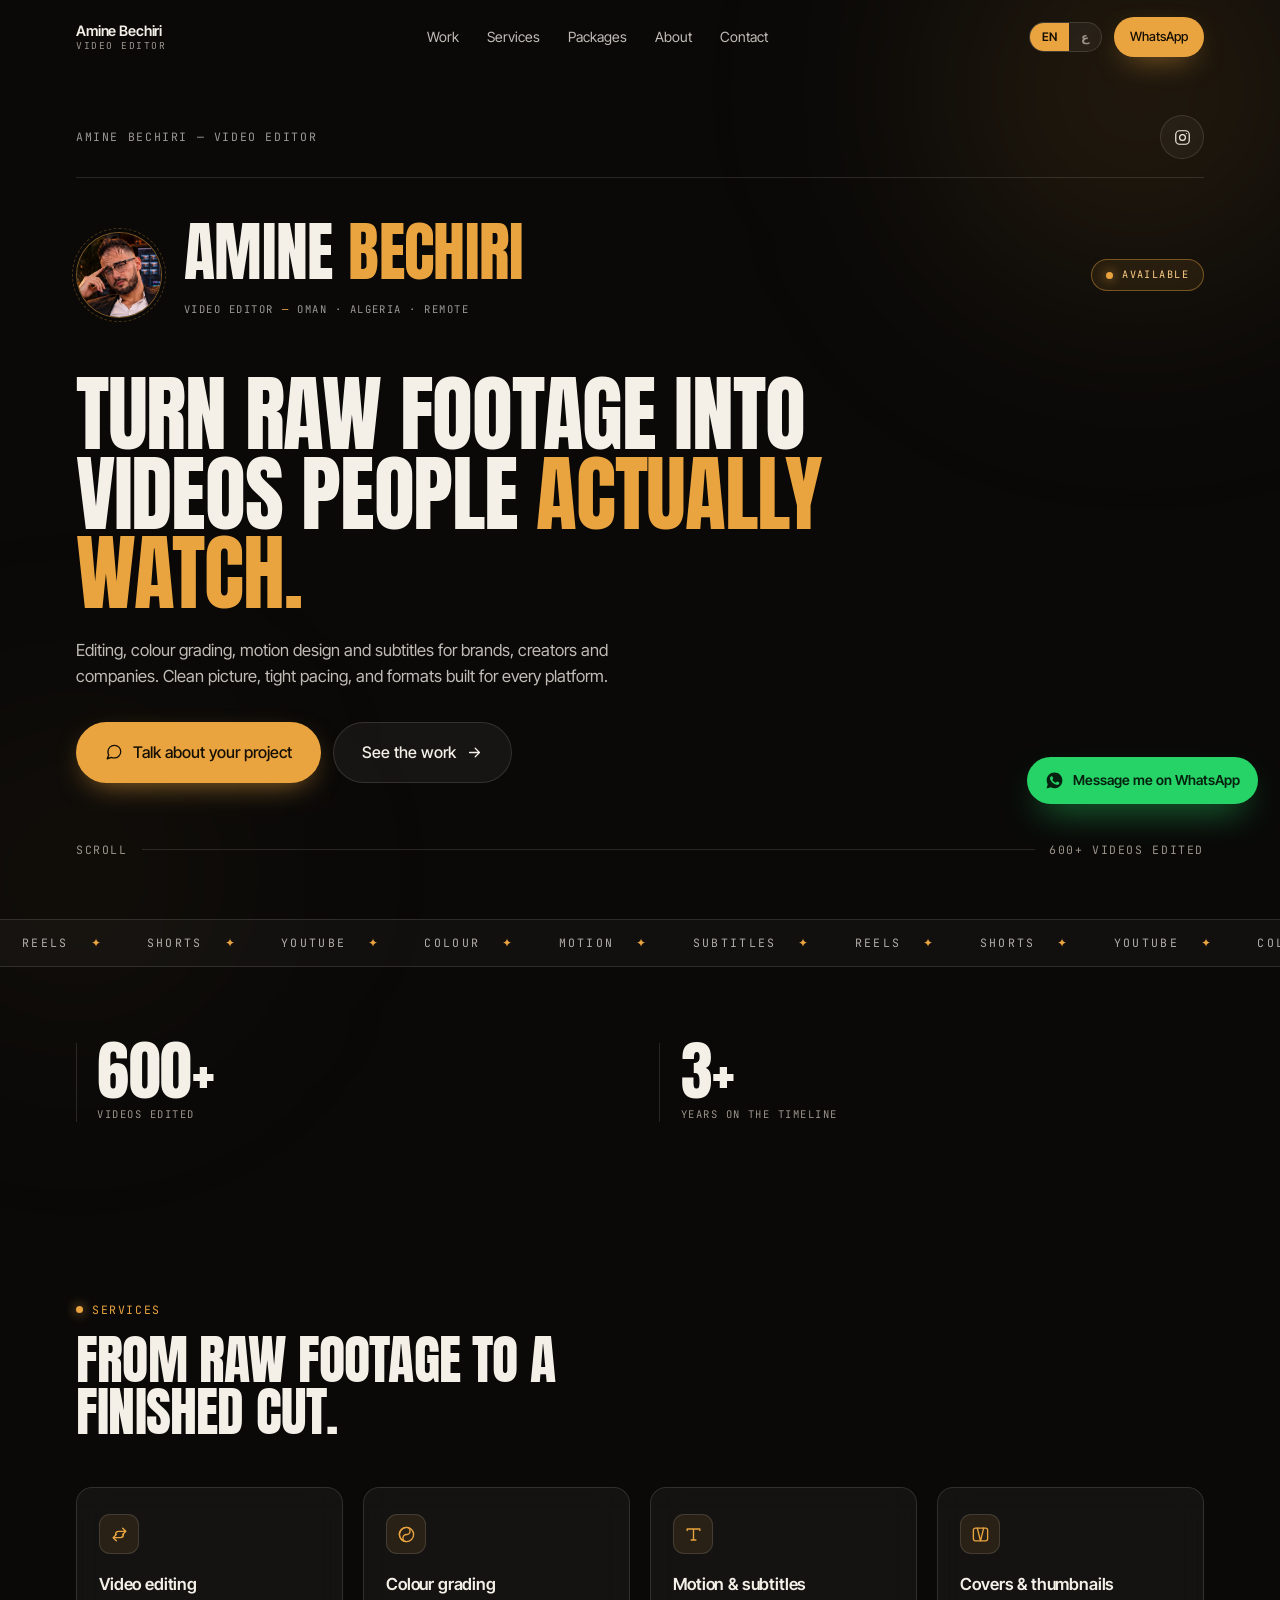
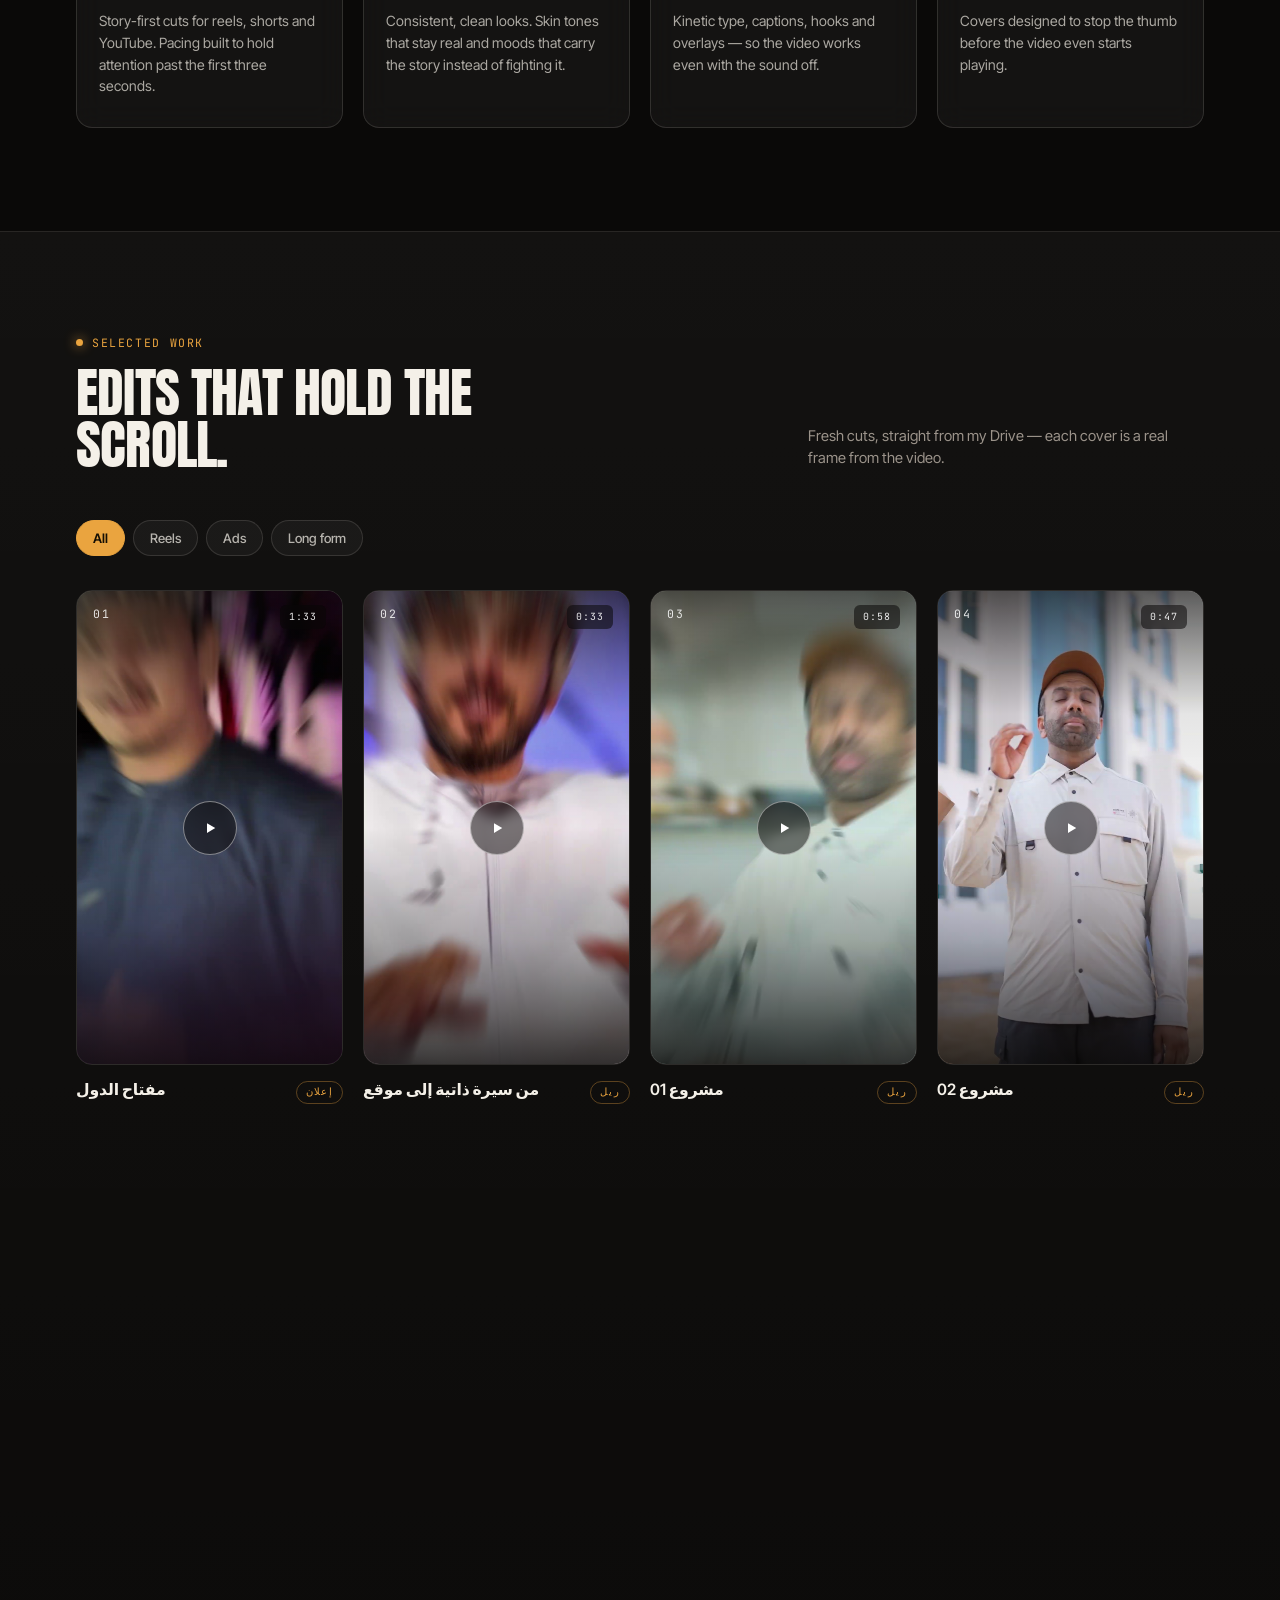
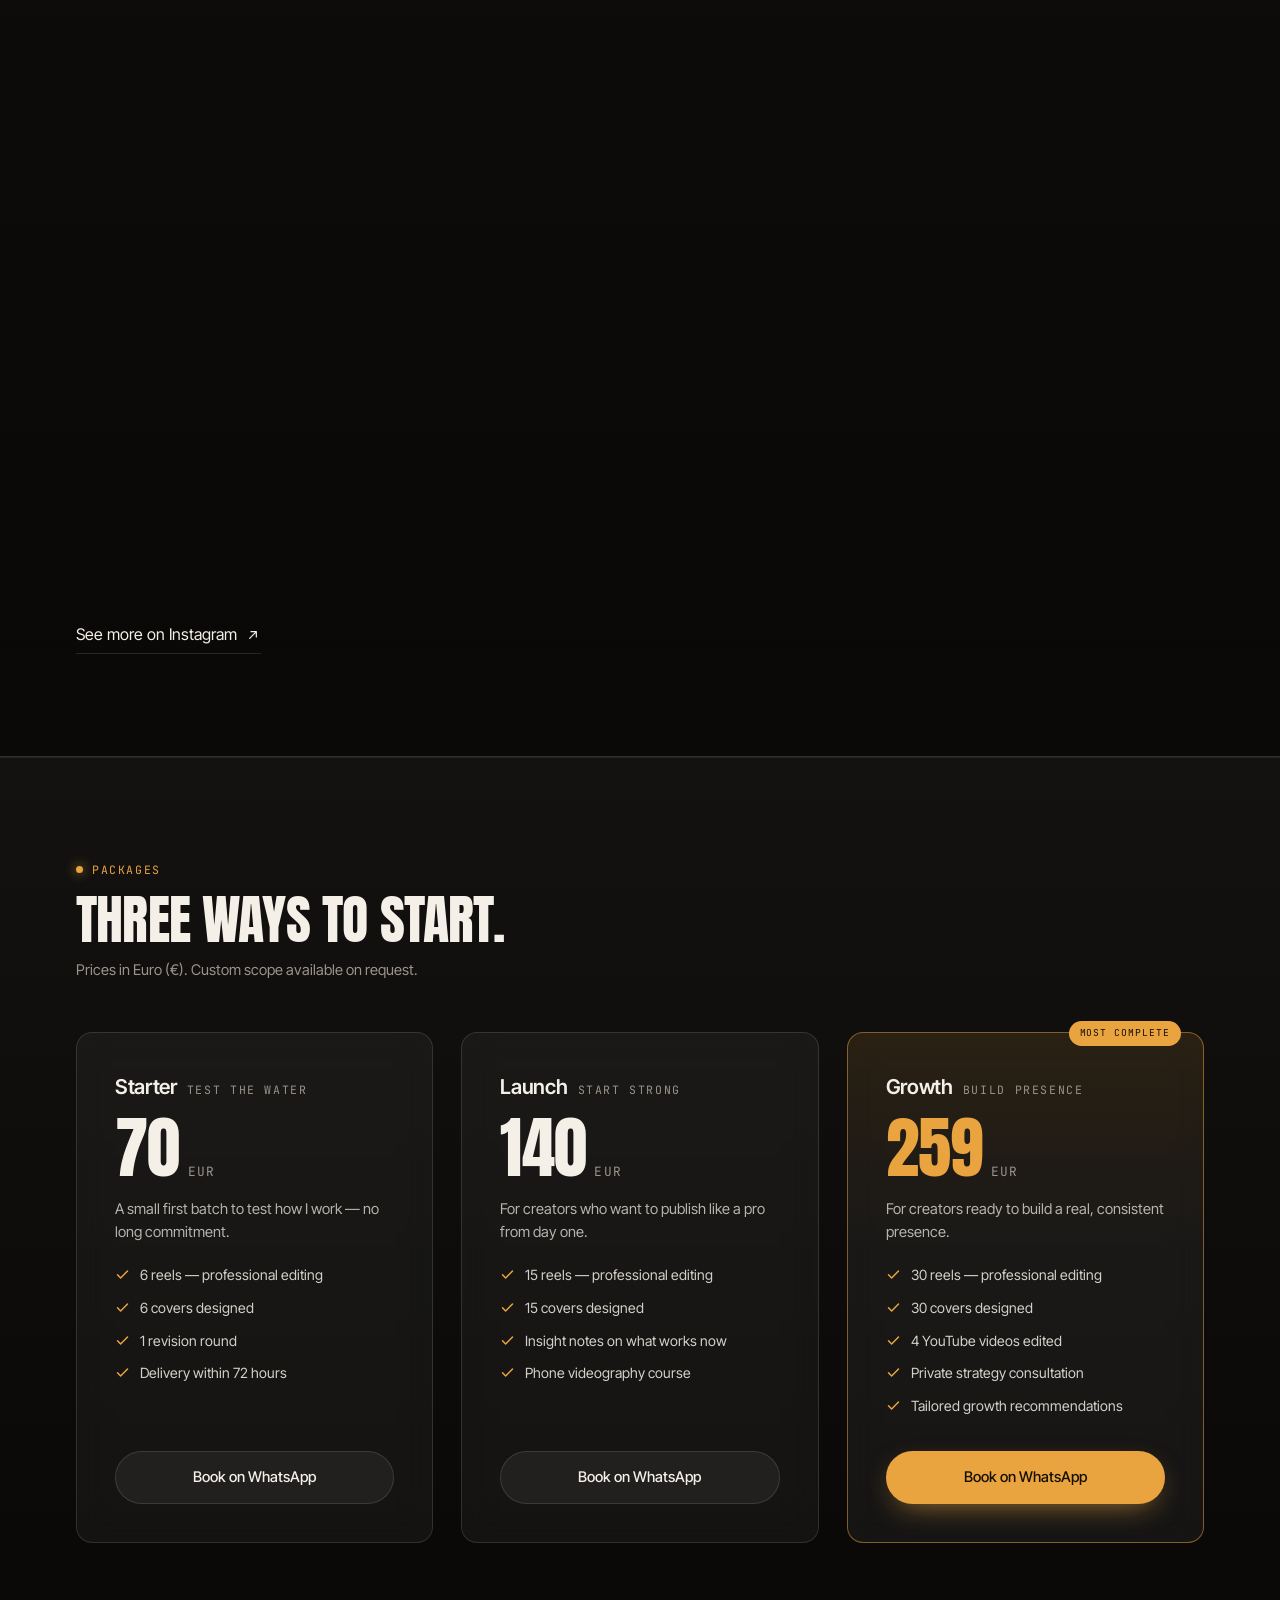
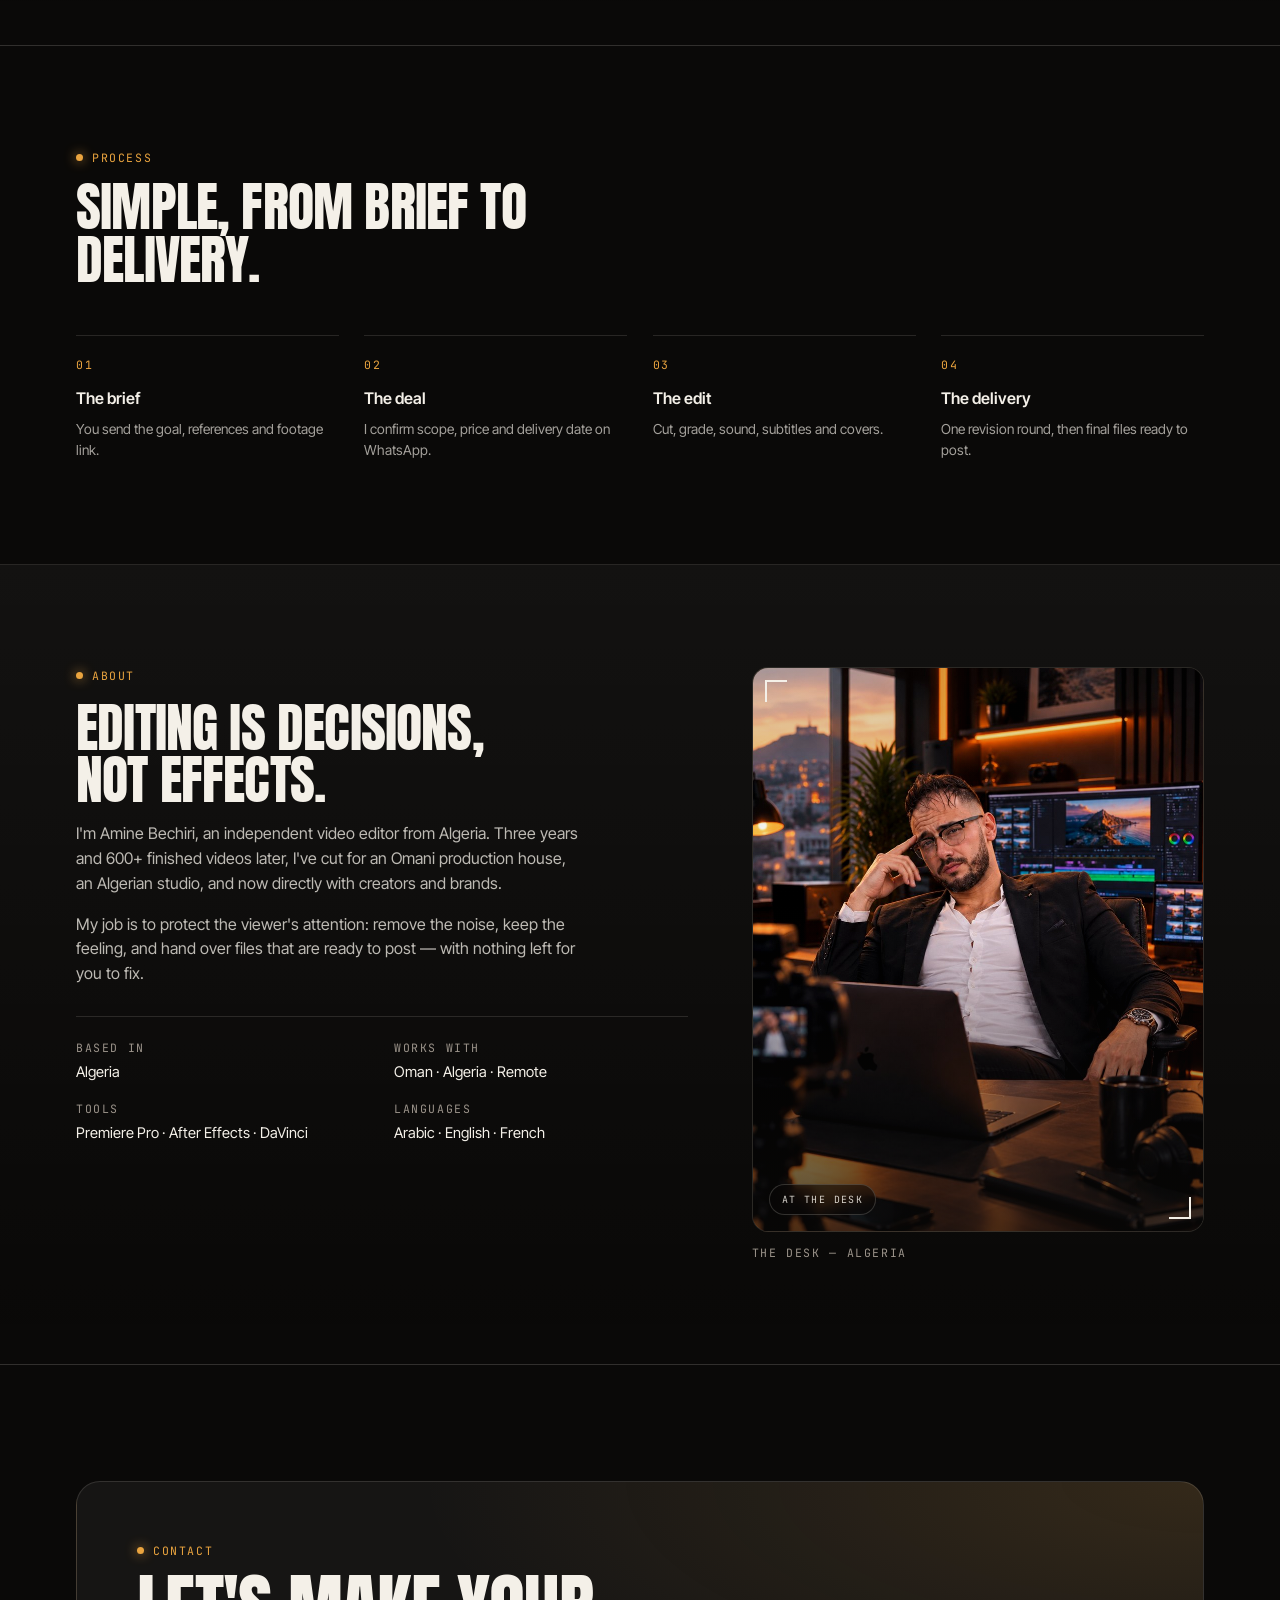
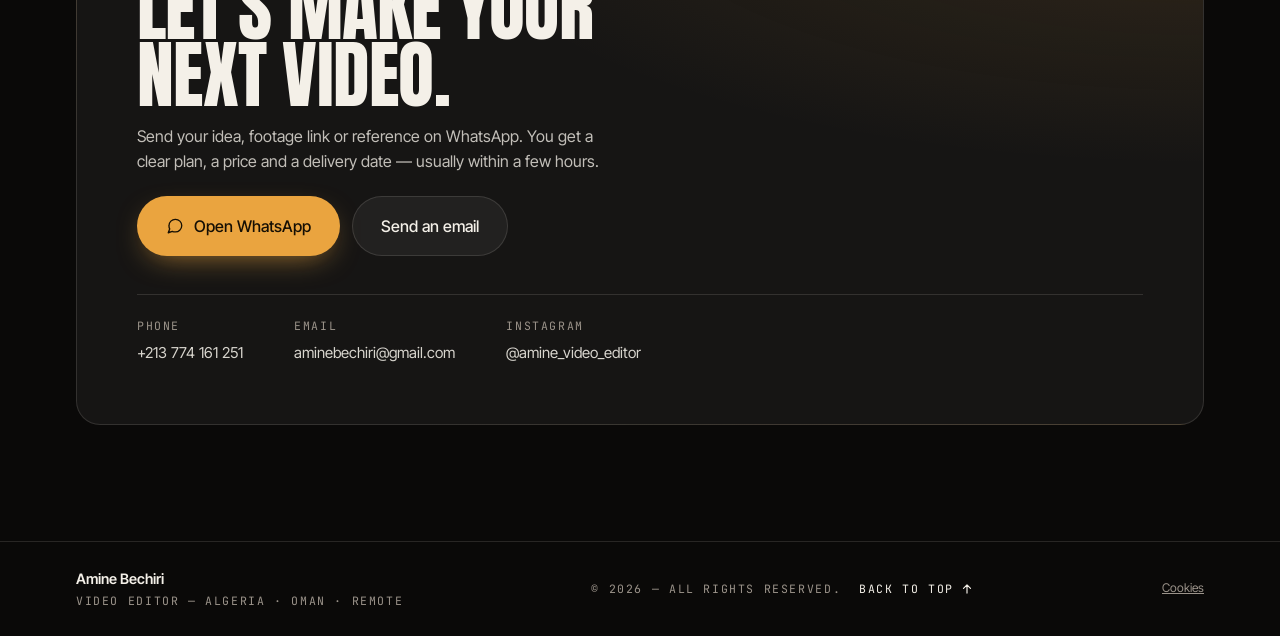
<file: index.html>
<!doctype html>
<html lang="en" dir="ltr">
<head>
<meta charset="utf-8" />
<meta name="viewport" content="width=device-width, initial-scale=1" />
<title>Amine Bechiri — Video Editor</title>
<meta name="description" content="Amine Bechiri — video editor turning raw footage into videos people actually watch. Editing, colour grading, motion design and subtitles for brands, creators and companies in Algeria, Oman and beyond." />
<meta property="og:title" content="Amine Bechiri — Video Editor" />
<meta property="og:description" content="Editing, colour grading, motion design and subtitles. 600+ videos delivered." />
<meta property="og:type" content="website" />
<meta property="og:url" content="https://minou-amine.github.io/" />
<meta property="og:site_name" content="Amine Bechiri" />
<meta property="og:image" content="https://minou-amine.github.io/images/og-cover.jpg" />
<meta property="og:image:secure_url" content="https://minou-amine.github.io/images/og-cover.jpg" />
<meta property="og:image:type" content="image/jpeg" />
<meta property="og:image:width" content="1200" />
<meta property="og:image:height" content="630" />
<meta property="og:image:alt" content="Amine Bechiri — Video editor" />
<meta property="og:locale" content="en_US" />
<meta property="og:locale:alternate" content="ar_DZ" />
<meta name="twitter:card" content="summary_large_image" />
<meta name="twitter:title" content="Amine Bechiri — Video Editor" />
<meta name="twitter:description" content="Editing, colour grading, motion design and subtitles. 600+ videos delivered." />
<meta name="twitter:image" content="https://minou-amine.github.io/images/og-cover.jpg" />
<meta name="theme-color" content="#0a0908" />
<link rel="icon" type="image/svg+xml" href="./favicon.svg" />
<link rel="preconnect" href="https://fonts.googleapis.com" />
<link rel="preconnect" href="https://fonts.gstatic.com" crossorigin />
<link href="https://fonts.googleapis.com/css2?family=Anton&family=Inter+Tight:wght@300;400;500;600;700&family=JetBrains+Mono:wght@400;500&family=Cairo:wght@400;600;700;900&display=swap" rel="stylesheet" />
<link rel="stylesheet" href="./styles.css" />
</head>
<body>
<div class="glow glow-a"></div>
<div class="glow glow-b"></div>

<header class="nav" id="nav">
  <div class="container nav-inner">
    <a class="brand" href="#top" aria-label="Amine Bechiri — home">
      <span class="brand-text">
        <strong data-en="Amine Bechiri" data-ar="أمين بشيري">Amine Bechiri</strong>
        <em data-en="Video editor" data-ar="مونتير فيديو">Video editor</em>
      </span>
    </a>
    <nav class="nav-links" id="navLinks" aria-label="Primary">
      <a href="#work" data-en="Work" data-ar="الأعمال">Work</a>
      <a href="#services" data-en="Services" data-ar="الخدمات">Services</a>
      <a href="#packages" data-en="Packages" data-ar="الباقات">Packages</a>
      <a href="#about" data-en="About" data-ar="عني">About</a>
      <a href="#contact" data-en="Contact" data-ar="تواصل">Contact</a>
    </nav>
    <div class="nav-actions">
      <div class="lang-switch" role="group" aria-label="Language">
        <button type="button" data-lang="en" class="on">EN</button>
        <button type="button" data-lang="ar">ع</button>
      </div>
      <a class="btn btn-accent btn-sm hide-sm" data-wa="nav" href="https://wa.me/213774161251" target="_blank" rel="noopener">
        <span data-en="WhatsApp" data-ar="واتساب">WhatsApp</span>
      </a>
      <button class="icon-btn burger" id="burger" type="button" aria-label="Menu" aria-expanded="false">
        <svg width="20" height="20" viewBox="0 0 24 24" fill="none" stroke="currentColor" stroke-width="1.8" stroke-linecap="round"><path d="M4 7h16M4 12h16M4 17h16"/></svg>
      </button>
    </div>
  </div>
</header>

<main class="page" id="top">
  <section class="hero">
    <div class="container">
      <div class="hero-top">
        <span class="mono" data-en="Amine Bechiri — video editor" data-ar="أمين بشيري — مونتير فيديو">Amine Bechiri — video editor</span>
        <a class="ig-circle" href="https://www.instagram.com/amine_video_editor/" target="_blank" rel="noopener" aria-label="Instagram">
          <svg width="17" height="17" viewBox="0 0 24 24" fill="none" stroke="currentColor" stroke-width="1.7" stroke-linecap="round"><rect x="2.5" y="2.5" width="19" height="19" rx="5.4"/><circle cx="12" cy="12" r="4.1"/><circle cx="17.6" cy="6.4" r="0.9" fill="currentColor" stroke="none"/></svg>
        </a>
      </div>
      <div class="hairline"></div>

      <div class="hero-id">
        <div class="avatar"><img class="avatar-img" src="./images/amine.jpg" alt="Amine Bechiri" width="480" height="480" fetchpriority="high"></div>
        <div class="hero-id-text">
          <h1 class="hero-name display">
            <span data-en="Amine" data-ar="أمين">Amine</span>
            <span class="accent-line" data-en="Bechiri" data-ar="بشيري">Bechiri</span>
          </h1>
          <p class="mono hero-role">
            <span data-en="Video editor" data-ar="مونتير فيديو">Video editor</span>
            <span class="sep">—</span>
            <span data-en="Oman · Algeria · Remote" data-ar="عُمان · الجزائر · عن بُعد">Oman · Algeria · Remote</span>
          </p>
        </div>
        <span class="status hero-status"><span class="dot"></span><span data-en="Available" data-ar="متاح للعمل">Available</span></span>
      </div>

      <h2 class="hero-headline display">
        <span data-en="Turn raw footage into videos people" data-ar="أحوّل المواد الخام إلى فيديوهات">Turn raw footage into videos people</span>
        <span class="hl" data-en="actually watch." data-ar="تُشاهَد حتى النهاية.">actually watch.</span>
      </h2>

      <p class="hero-statement" data-en="Editing, colour grading, motion design and subtitles for brands, creators and companies. Clean picture, tight pacing, and formats built for every platform." data-ar="مونتاج، تصحيح ألوان، موشن جرافيك وترجمات للمبدعين والعلامات التجارية. صورة نظيفة، إيقاع محكم، وصيغ جاهزة لكل منصّة.">Editing, colour grading, motion design and subtitles for brands, creators and companies. Clean picture, tight pacing, and formats built for every platform.</p>

      <div class="hero-cta">
        <a class="btn btn-accent btn-lg" data-wa="hero" href="https://wa.me/213774161251" target="_blank" rel="noopener">
          <svg width="18" height="18" viewBox="0 0 24 24" fill="none" stroke="currentColor" stroke-width="1.8" stroke-linecap="round" stroke-linejoin="round"><path d="M21 11.5a8.4 8.4 0 0 1-9 8.4 9 9 0 0 1-3.6-.8L3 21l1.9-5.1A8.4 8.4 0 0 1 4 11.5a8.4 8.4 0 0 1 8.5-8.4A8.4 8.4 0 0 1 21 11.5Z"/></svg>
          <span data-en="Talk about your project" data-ar="تحدّث عن مشروعك">Talk about your project</span>
        </a>
        <a class="btn btn-ghost btn-lg" href="#work">
          <span data-en="See the work" data-ar="شاهد الأعمال">See the work</span>
          <svg width="17" height="17" viewBox="0 0 24 24" fill="none" stroke="currentColor" stroke-width="1.8" stroke-linecap="round" stroke-linejoin="round"><path d="M5 12h14M13 6l6 6-6 6"/></svg>
        </a>
      </div>

      <div class="hero-foot">
        <span class="mono" data-en="Scroll" data-ar="مرّر">Scroll</span>
        <span class="hero-rule"></span>
        <span class="mono" data-en="600+ videos edited" data-ar="600+ فيديو تم مونتاجه">600+ videos edited</span>
      </div>
    </div>
  </section>

  <div class="marquee" aria-hidden="true">
    <div class="marquee-track">
      <span class="marquee-item">Reels <span class="marquee-star">✦</span></span>
      <span class="marquee-item">Shorts <span class="marquee-star">✦</span></span>
      <span class="marquee-item">YouTube <span class="marquee-star">✦</span></span>
      <span class="marquee-item">Colour <span class="marquee-star">✦</span></span>
      <span class="marquee-item">Motion <span class="marquee-star">✦</span></span>
      <span class="marquee-item">Subtitles <span class="marquee-star">✦</span></span>
      <span class="marquee-item">Reels <span class="marquee-star">✦</span></span>
      <span class="marquee-item">Shorts <span class="marquee-star">✦</span></span>
      <span class="marquee-item">YouTube <span class="marquee-star">✦</span></span>
      <span class="marquee-item">Colour <span class="marquee-star">✦</span></span>
      <span class="marquee-item">Motion <span class="marquee-star">✦</span></span>
      <span class="marquee-item">Subtitles <span class="marquee-star">✦</span></span>
    </div>
  </div>

  <section class="stats">
    <div class="container stats-grid">
      <div class="stat" data-reveal>
        <span class="stat-value display">600+</span>
        <span class="stat-label" data-en="Videos edited" data-ar="فيديو تم مونتاجه">Videos edited</span>
      </div>
      <div class="stat" data-reveal>
        <span class="stat-value display">3+</span>
        <span class="stat-label" data-en="Years on the timeline" data-ar="سنوات على التايم لاين">Years on the timeline</span>
      </div>
    </div>
  </section>

  <section class="section" id="services">
    <div class="container">
      <div class="sec-head">
        <span class="mono eyebrow"><span class="dot"></span><span data-en="Services" data-ar="الخدمات">Services</span></span>
        <h2 class="sec-title" data-en="From raw footage to a finished cut." data-ar="من المواد الخام إلى فيديو جاهز للنشر.">From raw footage to a finished cut.</h2>
      </div>
      <div class="cards-4">
        <article class="glass card-service" data-reveal>
          <span class="card-icon"><svg width="19" height="19" viewBox="0 0 24 24" fill="none" stroke="currentColor" stroke-width="1.7" stroke-linecap="round" stroke-linejoin="round"><path d="m16 4 4 4-4 4M8 20l-4-4 4-4M20 8h-9a4 4 0 0 0-4 4v1M4 16h9a4 4 0 0 0 4-4v-1"/></svg></span>
          <h3 data-en="Video editing" data-ar="مونتاج الفيديو">Video editing</h3>
          <p data-en="Story-first cuts for reels, shorts and YouTube. Pacing built to hold attention past the first three seconds." data-ar="قصص أولاً ثم القص. إيقاع مصمّم ليحافظ على انتباه المشاهد بعد أول ثلاث ثوانٍ.">Story-first cuts for reels, shorts and YouTube. Pacing built to hold attention past the first three seconds.</p>
        </article>
        <article class="glass card-service" data-reveal>
          <span class="card-icon"><svg width="19" height="19" viewBox="0 0 24 24" fill="none" stroke="currentColor" stroke-width="1.7" stroke-linecap="round" stroke-linejoin="round"><circle cx="12" cy="12" r="9"/><path d="M12 3a9 9 0 0 0 0 18 4.5 4.5 0 0 1 0-9 4.5 4.5 0 0 0 0-9Z"/></svg></span>
          <h3 data-en="Colour grading" data-ar="تصحيح الألوان">Colour grading</h3>
          <p data-en="Consistent, clean looks. Skin tones that stay real and moods that carry the story instead of fighting it." data-ar="لوك نظيف وثابت، ألوان بشرة طبيعية، ومزاج يخدم القصة بدل أن ينافسها.">Consistent, clean looks. Skin tones that stay real and moods that carry the story instead of fighting it.</p>
        </article>
        <article class="glass card-service" data-reveal>
          <span class="card-icon"><svg width="19" height="19" viewBox="0 0 24 24" fill="none" stroke="currentColor" stroke-width="1.7" stroke-linecap="round" stroke-linejoin="round"><path d="M4 7V5h16v2M9 19h6M12 5v14"/></svg></span>
          <h3 data-en="Motion & subtitles" data-ar="موشن وترجمات">Motion &amp; subtitles</h3>
          <p data-en="Kinetic type, captions, hooks and overlays — so the video works even with the sound off." data-ar="تايبوغرافيا متحركة، نسخ، هوكات وطبقات نصية — الفيديو يشتغل حتى بدون صوت.">Kinetic type, captions, hooks and overlays — so the video works even with the sound off.</p>
        </article>
        <article class="glass card-service" data-reveal>
          <span class="card-icon"><svg width="19" height="19" viewBox="0 0 24 24" fill="none" stroke="currentColor" stroke-width="1.7" stroke-linecap="round" stroke-linejoin="round"><rect x="3" y="4" width="18" height="16" rx="2.5"/><path d="m8 4 4 16M16 4l-4 16"/></svg></span>
          <h3 data-en="Covers & thumbnails" data-ar="أغلفة ومصغرات">Covers &amp; thumbnails</h3>
          <p data-en="Covers designed to stop the thumb before the video even starts playing." data-ar="أغلفة مصممة لتوقف الإبهام قبل أن يبدأ الفيديو أصلاً.">Covers designed to stop the thumb before the video even starts playing.</p>
        </article>
      </div>
    </div>
  </section>

  <section class="section section-alt" id="work">
    <div class="container">
      <div class="sec-head row">
        <div>
          <span class="mono eyebrow"><span class="dot"></span><span data-en="Selected work" data-ar="أعمال مختارة">Selected work</span></span>
          <h2 class="sec-title" data-en="Edits that hold the scroll." data-ar="مونتاج يوقف التمرير.">Edits that hold the scroll.</h2>
        </div>
        <p class="sec-note" data-en="Fresh cuts, straight from my Drive — each cover is a real frame from the video." data-ar="أعمال حديثة من الـ Drive مباشرة — كل غلاف إطار حقيقي من الفيديو.">Fresh cuts, straight from my Drive — each cover is a real frame from the video.</p>
      </div>

      <div class="tabs" role="tablist">
        <button class="tab on" data-cat="all" type="button"><span data-en="All" data-ar="الكل">All</span></button>
        <button class="tab" data-cat="reel" type="button"><span data-en="Reels" data-ar="ريلز">Reels</span></button>
        <button class="tab" data-cat="ad" type="button"><span data-en="Ads" data-ar="إعلانات">Ads</span></button>
        <button class="tab" data-cat="edit" type="button"><span data-en="Long form" data-ar="مونتاج طويل">Long form</span></button>
      </div>

      <div class="work-grid" id="workGrid">
        <article class="work-card" data-reveal data-cat="ad">
          <a class="work-poster" href="https://drive.google.com/file/d/1GJVCUgjKzq3uLhdoJZHB-dB4fmnYfikM/view" target="_blank" rel="noopener" aria-label="مفتاح الدول">
            <img class="poster-img" src="./images/work/w1.jpg" alt="مفتاح الدول" loading="lazy" width="900" height="1125">
            <span class="poster-n mono">01</span>
            <span class="poster-badge mono">1:33</span>
            <span class="poster-play"><svg width="18" height="18" viewBox="0 0 24 24" fill="currentColor"><path d="M8 5.5v13l11-6.5-11-6.5Z"/></svg></span>
          </a>
          <div class="work-body">
            <h3 dir="auto" class="work-name">مفتاح الدول</h3>
            <span class="work-tag mono" data-en="إعلان" data-ar="إعلان">إعلان</span>
          </div>
        </article>
        <article class="work-card" data-reveal data-cat="reel">
          <a class="work-poster" href="https://drive.google.com/file/d/1YFvUtAtWYCDWmUt_GpAeKUS1bF0IAxKS/view" target="_blank" rel="noopener" aria-label="من سيرة ذاتية إلى موقع">
            <img class="poster-img" src="./images/work/w2.jpg" alt="من سيرة ذاتية إلى موقع" loading="lazy" width="900" height="1125">
            <span class="poster-n mono">02</span>
            <span class="poster-badge mono">0:33</span>
            <span class="poster-play"><svg width="18" height="18" viewBox="0 0 24 24" fill="currentColor"><path d="M8 5.5v13l11-6.5-11-6.5Z"/></svg></span>
          </a>
          <div class="work-body">
            <h3 dir="auto" class="work-name">من سيرة ذاتية إلى موقع</h3>
            <span class="work-tag mono" data-en="ريل" data-ar="ريل">ريل</span>
          </div>
        </article>
        <article class="work-card" data-reveal data-cat="reel">
          <a class="work-poster" href="https://drive.google.com/file/d/1EsT6lrtTdEQwAMIKFdXNTkdagCAQp7FD/view" target="_blank" rel="noopener" aria-label="مشروع 01">
            <img class="poster-img" src="./images/work/w3.jpg" alt="مشروع 01" loading="lazy" width="900" height="1125">
            <span class="poster-n mono">03</span>
            <span class="poster-badge mono">0:58</span>
            <span class="poster-play"><svg width="18" height="18" viewBox="0 0 24 24" fill="currentColor"><path d="M8 5.5v13l11-6.5-11-6.5Z"/></svg></span>
          </a>
          <div class="work-body">
            <h3 dir="auto" class="work-name">مشروع 01</h3>
            <span class="work-tag mono" data-en="ريل" data-ar="ريل">ريل</span>
          </div>
        </article>
        <article class="work-card" data-reveal data-cat="reel">
          <a class="work-poster" href="https://drive.google.com/file/d/1IupCxvcjqQNAEpDdJqlvGTfAuiGNy1iZ/view" target="_blank" rel="noopener" aria-label="مشروع 02">
            <img class="poster-img" src="./images/work/w4.jpg" alt="مشروع 02" loading="lazy" width="900" height="1125">
            <span class="poster-n mono">04</span>
            <span class="poster-badge mono">0:47</span>
            <span class="poster-play"><svg width="18" height="18" viewBox="0 0 24 24" fill="currentColor"><path d="M8 5.5v13l11-6.5-11-6.5Z"/></svg></span>
          </a>
          <div class="work-body">
            <h3 dir="auto" class="work-name">مشروع 02</h3>
            <span class="work-tag mono" data-en="ريل" data-ar="ريل">ريل</span>
          </div>
        </article>
        <article class="work-card" data-reveal data-cat="reel">
          <a class="work-poster" href="https://drive.google.com/file/d/1nbKrVHUp6CES4jszt9r1iKav8XTNWe0I/view" target="_blank" rel="noopener" aria-label="دور الطبيب في تنظيم الغذاء والدواء في رمضان">
            <img class="poster-img" src="./images/work/w5.jpg" alt="دور الطبيب في تنظيم الغذاء والدواء في رمضان" loading="lazy" width="900" height="1125">
            <span class="poster-n mono">05</span>
            <span class="poster-badge mono">0:54</span>
            <span class="poster-play"><svg width="18" height="18" viewBox="0 0 24 24" fill="currentColor"><path d="M8 5.5v13l11-6.5-11-6.5Z"/></svg></span>
          </a>
          <div class="work-body">
            <h3 dir="auto" class="work-name">دور الطبيب في تنظيم الغذاء والدواء في رمضان</h3>
            <span class="work-tag mono" data-en="ريل" data-ar="ريل">ريل</span>
          </div>
        </article>
        <article class="work-card" data-reveal data-cat="reel">
          <a class="work-poster" href="https://drive.google.com/file/d/13Px4UUp00nE7A4njtcOQ7bmCgzCZUcx0/view" target="_blank" rel="noopener" aria-label="عمان لنس">
            <img class="poster-img" src="./images/work/w6.jpg" alt="عمان لنس" loading="lazy" width="900" height="1125">
            <span class="poster-n mono">06</span>
            <span class="poster-badge mono">0:56</span>
            <span class="poster-play"><svg width="18" height="18" viewBox="0 0 24 24" fill="currentColor"><path d="M8 5.5v13l11-6.5-11-6.5Z"/></svg></span>
          </a>
          <div class="work-body">
            <h3 dir="auto" class="work-name">عمان لنس</h3>
            <span class="work-tag mono" data-en="ريل" data-ar="ريل">ريل</span>
          </div>
        </article>
        <article class="work-card" data-reveal data-cat="reel">
          <a class="work-poster" href="https://drive.google.com/file/d/1tUv73kanEGcUMIsg8fRwztobqSMtVRwq/view" target="_blank" rel="noopener" aria-label="تنمية مهارات مدربي الذكاء الاصطناعي">
            <img class="poster-img" src="./images/work/w7.jpg" alt="تنمية مهارات مدربي الذكاء الاصطناعي" loading="lazy" width="900" height="1125">
            <span class="poster-n mono">07</span>
            <span class="poster-badge mono">1:03</span>
            <span class="poster-play"><svg width="18" height="18" viewBox="0 0 24 24" fill="currentColor"><path d="M8 5.5v13l11-6.5-11-6.5Z"/></svg></span>
          </a>
          <div class="work-body">
            <h3 dir="auto" class="work-name">تنمية مهارات مدربي الذكاء الاصطناعي</h3>
            <span class="work-tag mono" data-en="ريل" data-ar="ريل">ريل</span>
          </div>
        </article>
        <article class="work-card" data-reveal data-cat="reel">
          <a class="work-poster" href="https://drive.google.com/file/d/1hzu3GSEc2hMy9A3vLGL-ze6ZW5csG47I/view" target="_blank" rel="noopener" aria-label="حول للفايبر">
            <img class="poster-img" src="./images/work/w8.jpg" alt="حول للفايبر" loading="lazy" width="900" height="1125">
            <span class="poster-n mono">08</span>
            <span class="poster-badge mono">0:46</span>
            <span class="poster-play"><svg width="18" height="18" viewBox="0 0 24 24" fill="currentColor"><path d="M8 5.5v13l11-6.5-11-6.5Z"/></svg></span>
          </a>
          <div class="work-body">
            <h3 dir="auto" class="work-name">حول للفايبر</h3>
            <span class="work-tag mono" data-en="ريل" data-ar="ريل">ريل</span>
          </div>
        </article>
        <article class="work-card" data-reveal data-cat="ad">
          <a class="work-poster" href="https://drive.google.com/file/d/1Lkd7O77Zn_ZKkQ76F5Xbz-o2xUhe8DDs/view" target="_blank" rel="noopener" aria-label="Raven Perfumes">
            <img class="poster-img" src="./images/work/w9.jpg" alt="Raven Perfumes" loading="lazy" width="900" height="1125">
            <span class="poster-n mono">09</span>
            <span class="poster-badge mono">1:13</span>
            <span class="poster-play"><svg width="18" height="18" viewBox="0 0 24 24" fill="currentColor"><path d="M8 5.5v13l11-6.5-11-6.5Z"/></svg></span>
          </a>
          <div class="work-body">
            <h3 dir="auto" class="work-name">Raven Perfumes</h3>
            <span class="work-tag mono" data-en="إعلان" data-ar="إعلان">إعلان</span>
          </div>
        </article>
        <article class="work-card" data-reveal data-cat="ad">
          <a class="work-poster" href="https://drive.google.com/file/d/1GgEu35mGoqDKqwNHlOGl2O9hiutszgbT/view" target="_blank" rel="noopener" aria-label="إعلان الدورة en ligne">
            <img class="poster-img" src="./images/work/w10.jpg" alt="إعلان الدورة en ligne" loading="lazy" width="900" height="1125">
            <span class="poster-n mono">10</span>
            <span class="poster-badge mono">0:55</span>
            <span class="poster-play"><svg width="18" height="18" viewBox="0 0 24 24" fill="currentColor"><path d="M8 5.5v13l11-6.5-11-6.5Z"/></svg></span>
          </a>
          <div class="work-body">
            <h3 dir="auto" class="work-name">إعلان الدورة en ligne</h3>
            <span class="work-tag mono" data-en="إعلان" data-ar="إعلان">إعلان</span>
          </div>
        </article>
        <article class="work-card" data-reveal data-cat="edit">
          <a class="work-poster" href="https://drive.google.com/file/d/1hSSrIU7QMLU5hCWBfApgu1rVi1PtFHSN/view" target="_blank" rel="noopener" aria-label="عمل 11">
            <img class="poster-img" src="./images/work/w11.jpg" alt="عمل 11" loading="lazy" width="900" height="1125">
            <span class="poster-n mono">11</span>
            <span class="poster-badge mono">2:46</span>
            <span class="poster-play"><svg width="18" height="18" viewBox="0 0 24 24" fill="currentColor"><path d="M8 5.5v13l11-6.5-11-6.5Z"/></svg></span>
          </a>
          <div class="work-body">
            <h3 dir="auto" class="work-name">عمل 11</h3>
            <span class="work-tag mono" data-en="مونتاج" data-ar="مونتاج">مونتاج</span>
          </div>
        </article>
        <article class="work-card" data-reveal data-cat="edit">
          <a class="work-poster" href="https://drive.google.com/file/d/1r0kVjjQwpDpgZ47vOec51RaiaVo3WKt3/view" target="_blank" rel="noopener" aria-label="عمل 12">
            <img class="poster-img" src="./images/work/w12.jpg" alt="عمل 12" loading="lazy" width="900" height="1125">
            <span class="poster-n mono">12</span>
            <span class="poster-badge mono">1:21</span>
            <span class="poster-play"><svg width="18" height="18" viewBox="0 0 24 24" fill="currentColor"><path d="M8 5.5v13l11-6.5-11-6.5Z"/></svg></span>
          </a>
          <div class="work-body">
            <h3 dir="auto" class="work-name">عمل 12</h3>
            <span class="work-tag mono" data-en="مونتاج" data-ar="مونتاج">مونتاج</span>
          </div>
        </article>
      </div>

      <div class="work-note">
        <a class="link-arrow" href="https://www.instagram.com/amine_video_editor/" target="_blank" rel="noopener">
          <span data-en="See more on Instagram" data-ar="المزيد على إنستغرام">See more on Instagram</span>
          <svg width="16" height="16" viewBox="0 0 24 24" fill="none" stroke="currentColor" stroke-width="1.8" stroke-linecap="round" stroke-linejoin="round"><path d="M7 17 17 7M9 7h8v8"/></svg>
        </a>
      </div>
    </div>
  </section>

  <section class="section section-alt" id="packages">
    <div class="container">
      <div class="sec-head">
        <span class="mono eyebrow"><span class="dot"></span><span data-en="Packages" data-ar="الباقات">Packages</span></span>
        <h2 class="sec-title" data-en="Three ways to start." data-ar="ثلاث طرق للبدء.">Three ways to start.</h2>
        <p class="sec-note" data-en="Prices in Euro (€). Custom scope available on request." data-ar="الأسعار باليورو (€). يمكن تفصيل باقة حسب طلبك.">Prices in Euro (€). Custom scope available on request.</p>
      </div>
      <div class="packs">
        <article class="glass pack" data-reveal>
          <div class="pack-head">
            <h3 data-en="Starter" data-ar="باقة البداية">Starter</h3>
            <span class="mono pack-sub" data-en="Test the water" data-ar="جرّب أولاً">Test the water</span>
          </div>
          <div class="pack-price"><span class="display">70</span><span class="pack-cur" data-en="EUR" data-ar="€">EUR</span></div>
          <p class="pack-desc" data-en="A small first batch to test how I work — no long commitment." data-ar="دفعة صغيرة لتجربة طريقة عملي — بدون التزام طويل.">A small first batch to test how I work — no long commitment.</p>
          <ul class="pack-list">
            <li><svg width="15" height="15" viewBox="0 0 24 24" fill="none" stroke="currentColor" stroke-width="2.4" stroke-linecap="round" stroke-linejoin="round"><path d="m4 12.5 5 5L20 6.5"/></svg><span data-en="6 reels — professional editing" data-ar="مونتاج احترافي لـ 6 ريلز">6 reels — professional editing</span></li>
            <li><svg width="15" height="15" viewBox="0 0 24 24" fill="none" stroke="currentColor" stroke-width="2.4" stroke-linecap="round" stroke-linejoin="round"><path d="m4 12.5 5 5L20 6.5"/></svg><span data-en="6 covers designed" data-ar="تصميم 6 أغلفة">6 covers designed</span></li>
            <li><svg width="15" height="15" viewBox="0 0 24 24" fill="none" stroke="currentColor" stroke-width="2.4" stroke-linecap="round" stroke-linejoin="round"><path d="m4 12.5 5 5L20 6.5"/></svg><span data-en="1 revision round" data-ar="جولة تعديل واحدة">1 revision round</span></li>
            <li><svg width="15" height="15" viewBox="0 0 24 24" fill="none" stroke="currentColor" stroke-width="2.4" stroke-linecap="round" stroke-linejoin="round"><path d="m4 12.5 5 5L20 6.5"/></svg><span data-en="Delivery within 72 hours" data-ar="التسليم خلال 72 ساعة">Delivery within 72 hours</span></li>
          </ul>
          <a class="btn btn-ghost btn-block" data-wa="pack1" href="https://wa.me/213774161251" target="_blank" rel="noopener"><span data-en="Book on WhatsApp" data-ar="احجز عبر واتساب">Book on WhatsApp</span></a>
        </article>

        <article class="glass pack" data-reveal>
          <div class="pack-head">
            <h3 data-en="Launch" data-ar="باقة الانطلاقة">Launch</h3>
            <span class="mono pack-sub" data-en="Start strong" data-ar="بداية قوية">Start strong</span>
          </div>
          <div class="pack-price"><span class="display">140</span><span class="pack-cur" data-en="EUR" data-ar="€">EUR</span></div>
          <p class="pack-desc" data-en="For creators who want to publish like a pro from day one." data-ar="لمن يريد أن ينشر باحترافية من أول يوم.">For creators who want to publish like a pro from day one.</p>
          <ul class="pack-list">
            <li><svg width="15" height="15" viewBox="0 0 24 24" fill="none" stroke="currentColor" stroke-width="2.4" stroke-linecap="round" stroke-linejoin="round"><path d="m4 12.5 5 5L20 6.5"/></svg><span data-en="15 reels — professional editing" data-ar="مونتاج احترافي لـ 15 ريل">15 reels — professional editing</span></li>
            <li><svg width="15" height="15" viewBox="0 0 24 24" fill="none" stroke="currentColor" stroke-width="2.4" stroke-linecap="round" stroke-linejoin="round"><path d="m4 12.5 5 5L20 6.5"/></svg><span data-en="15 covers designed" data-ar="تصميم 15 غلاف احترافي">15 covers designed</span></li>
            <li><svg width="15" height="15" viewBox="0 0 24 24" fill="none" stroke="currentColor" stroke-width="2.4" stroke-linecap="round" stroke-linejoin="round"><path d="m4 12.5 5 5L20 6.5"/></svg><span data-en="Insight notes on what works now" data-ar="برقيات بأحدث ما توصل له العلم في صناعة المحتوى">Insight notes on what works now</span></li>
            <li><svg width="15" height="15" viewBox="0 0 24 24" fill="none" stroke="currentColor" stroke-width="2.4" stroke-linecap="round" stroke-linejoin="round"><path d="m4 12.5 5 5L20 6.5"/></svg><span data-en="Phone videography course" data-ar="دورة احتراف التصوير بالهاتف">Phone videography course</span></li>
          </ul>
          <a class="btn btn-ghost btn-block" data-wa="pack2" href="https://wa.me/213774161251" target="_blank" rel="noopener"><span data-en="Book on WhatsApp" data-ar="احجز عبر واتساب">Book on WhatsApp</span></a>
        </article>

        <article class="glass pack pack-hi" data-reveal>
          <span class="pack-badge mono" data-en="Most complete" data-ar="الأكثر تكاملاً">Most complete</span>
          <div class="pack-head">
            <h3 data-en="Growth" data-ar="باقة الصعود">Growth</h3>
            <span class="mono pack-sub" data-en="Build presence" data-ar="حضور ثابت">Build presence</span>
          </div>
          <div class="pack-price"><span class="display">259</span><span class="pack-cur" data-en="EUR" data-ar="€">EUR</span></div>
          <p class="pack-desc" data-en="For creators ready to build a real, consistent presence." data-ar="لمن يريد بناء حضور قوي وثابت.">For creators ready to build a real, consistent presence.</p>
          <ul class="pack-list">
            <li><svg width="15" height="15" viewBox="0 0 24 24" fill="none" stroke="currentColor" stroke-width="2.4" stroke-linecap="round" stroke-linejoin="round"><path d="m4 12.5 5 5L20 6.5"/></svg><span data-en="30 reels — professional editing" data-ar="مونتاج احترافي لـ 30 ريل">30 reels — professional editing</span></li>
            <li><svg width="15" height="15" viewBox="0 0 24 24" fill="none" stroke="currentColor" stroke-width="2.4" stroke-linecap="round" stroke-linejoin="round"><path d="m4 12.5 5 5L20 6.5"/></svg><span data-en="30 covers designed" data-ar="تصميم 30 غلاف احترافي">30 covers designed</span></li>
            <li><svg width="15" height="15" viewBox="0 0 24 24" fill="none" stroke="currentColor" stroke-width="2.4" stroke-linecap="round" stroke-linejoin="round"><path d="m4 12.5 5 5L20 6.5"/></svg><span data-en="4 YouTube videos edited" data-ar="مونتاج 4 مقاطع يوتيوب">4 YouTube videos edited</span></li>
            <li><svg width="15" height="15" viewBox="0 0 24 24" fill="none" stroke="currentColor" stroke-width="2.4" stroke-linecap="round" stroke-linejoin="round"><path d="m4 12.5 5 5L20 6.5"/></svg><span data-en="Private strategy consultation" data-ar="استشارة خاصة">Private strategy consultation</span></li>
            <li><svg width="15" height="15" viewBox="0 0 24 24" fill="none" stroke="currentColor" stroke-width="2.4" stroke-linecap="round" stroke-linejoin="round"><path d="m4 12.5 5 5L20 6.5"/></svg><span data-en="Tailored growth recommendations" data-ar="توصيات مخصصة للتطوير">Tailored growth recommendations</span></li>
          </ul>
          <a class="btn btn-accent btn-block" data-wa="pack3" href="https://wa.me/213774161251" target="_blank" rel="noopener"><span data-en="Book on WhatsApp" data-ar="احجز عبر واتساب">Book on WhatsApp</span></a>
        </article>
      </div>
    </div>
  </section>

  <section class="section" id="process">
    <div class="container">
      <div class="sec-head">
        <span class="mono eyebrow"><span class="dot"></span><span data-en="Process" data-ar="كيف نعمل">Process</span></span>
        <h2 class="sec-title" data-en="Simple, from brief to delivery." data-ar="بسيط، من الفكرة إلى التسليم.">Simple, from brief to delivery.</h2>
      </div>
      <ol class="steps">
        <li class="step" data-reveal><span class="step-n mono">01</span><h3 data-en="The brief" data-ar="الفكرة">The brief</h3><p data-en="You send the goal, references and footage link." data-ar="ترسل الهدف والمراجع ورابط المواد.">You send the goal, references and footage link.</p></li>
        <li class="step" data-reveal><span class="step-n mono">02</span><h3 data-en="The deal" data-ar="الاتفاق">The deal</h3><p data-en="I confirm scope, price and delivery date on WhatsApp." data-ar="أؤكد النطاق والسعر وموعد التسليم على واتساب.">I confirm scope, price and delivery date on WhatsApp.</p></li>
        <li class="step" data-reveal><span class="step-n mono">03</span><h3 data-en="The edit" data-ar="المونتاج">The edit</h3><p data-en="Cut, grade, sound, subtitles and covers." data-ar="قص، ألوان، صوت، ترجمات وأغلفة.">Cut, grade, sound, subtitles and covers.</p></li>
        <li class="step" data-reveal><span class="step-n mono">04</span><h3 data-en="The delivery" data-ar="التسليم">The delivery</h3><p data-en="One revision round, then final files ready to post." data-ar="جولة تعديل واحدة، ثم ملفات جاهزة للنشر.">One revision round, then final files ready to post.</p></li>
      </ol>
    </div>
  </section>

  <section class="section section-alt" id="about">
    <div class="container about-grid">
      <div class="about-copy">
        <span class="mono eyebrow"><span class="dot"></span><span data-en="About" data-ar="عني">About</span></span>
        <h2 class="sec-title" data-en="Editing is decisions, not effects." data-ar="المونتاج قرارات، لا مؤثرات.">Editing is decisions, not effects.</h2>
        <p class="about-p" data-en="I'm Amine Bechiri, an independent video editor from Algeria. Three years and 600+ finished videos later, I've cut for an Omani production house, an Algerian studio, and now directly with creators and brands." data-ar="أنا أمين بشيري، مونتير فيديو مستقل من الجزائر. بعد ثلاث سنوات وأكثر من 600 فيديو، عملت مع شركة إنتاج عُمانية واستوديو جزائري، والآن مباشرة مع صنّاع محتوى وعلامات تجارية.">I'm Amine Bechiri, an independent video editor from Algeria. Three years and 600+ finished videos later, I've cut for an Omani production house, an Algerian studio, and now directly with creators and brands.</p>
        <p class="about-p" data-en="My job is to protect the viewer's attention: remove the noise, keep the feeling, and hand over files that are ready to post — with nothing left for you to fix." data-ar="مهمتي أن أحمي انتباه المشاهد: أحذف الضجيج، أحافظ على الإحساس، وأسلّم ملفات جاهزة للنشر — دون أن يبقى عليك أي تعديل.">My job is to protect the viewer's attention: remove the noise, keep the feeling, and hand over files that are ready to post — with nothing left for you to fix.</p>
        <dl class="facts">
          <div class="fact"><dt class="mono" data-en="Based in" data-ar="المقر">Based in</dt><dd data-en="Algeria" data-ar="الجزائر">Algeria</dd></div>
          <div class="fact"><dt class="mono" data-en="Works with" data-ar="يعمل مع">Works with</dt><dd data-en="Oman · Algeria · Remote" data-ar="عُمان · الجزائر · عن بُعد">Oman · Algeria · Remote</dd></div>
          <div class="fact"><dt class="mono" data-en="Tools" data-ar="الأدوات">Tools</dt><dd>Premiere Pro · After Effects · DaVinci</dd></div>
          <div class="fact"><dt class="mono" data-en="Languages" data-ar="اللغات">Languages</dt><dd data-en="Arabic · English · French" data-ar="العربية · الإنجليزية · الفرنسية">Arabic · English · French</dd></div>
        </dl>
      </div>
      <figure class="about-media">
        <div class="about-frame">
          <img class="about-img" src="./images/portrait.jpg" alt="Amine Bechiri at his editing desk" width="900" height="1125" loading="lazy">
          <span class="about-tag mono" data-en="At the desk" data-ar="في المكتب">At the desk</span>
          <span class="frame-corner tl"></span>
          <span class="frame-corner br"></span>
        </div>
        <figcaption class="mono" data-en="The desk — Algeria" data-ar="المكتب — الجزائر">The desk — Algeria</figcaption>
      </figure>
    </div>
  </section>

  <section class="section contact" id="contact">
    <div class="container">
      <div class="contact-inner" data-reveal>
        <span class="mono eyebrow"><span class="dot"></span><span data-en="Contact" data-ar="تواصل">Contact</span></span>
        <h2 class="contact-title display" data-en="Let's make your next video." data-ar="لنصنع فيديوك القادم.">Let's make your next video.</h2>
        <p class="contact-text" data-en="Send your idea, footage link or reference on WhatsApp. You get a clear plan, a price and a delivery date — usually within a few hours." data-ar="أرسل فكرتك أو رابط المواد أو مرجعاً على واتساب، وستحصل على خطة واضحة وسعر وموعد تسليم — غالباً في نفس اليوم.">Send your idea, footage link or reference on WhatsApp. You get a clear plan, a price and a delivery date — usually within a few hours.</p>
        <div class="contact-cta">
          <a class="btn btn-accent btn-lg" data-wa="contact" href="https://wa.me/213774161251" target="_blank" rel="noopener">
            <svg width="18" height="18" viewBox="0 0 24 24" fill="none" stroke="currentColor" stroke-width="1.8" stroke-linecap="round" stroke-linejoin="round"><path d="M21 11.5a8.4 8.4 0 0 1-9 8.4 9 9 0 0 1-3.6-.8L3 21l1.9-5.1A8.4 8.4 0 0 1 4 11.5a8.4 8.4 0 0 1 8.5-8.4A8.4 8.4 0 0 1 21 11.5Z"/></svg>
            <span data-en="Open WhatsApp" data-ar="افتح واتساب">Open WhatsApp</span>
          </a>
          <a class="btn btn-ghost btn-lg" href="mailto:aminebechiri@gmail.com">
            <span data-en="Send an email" data-ar="أرسل إيميل">Send an email</span>
          </a>
        </div>
        <ul class="contact-list">
          <li><span class="mono" data-en="Phone" data-ar="الهاتف">Phone</span><a href="tel:+213774161251" dir="ltr">+213 774 161 251</a></li>
          <li><span class="mono" data-en="Email" data-ar="الإيميل">Email</span><a href="mailto:aminebechiri@gmail.com">aminebechiri@gmail.com</a></li>
          <li><span class="mono" data-en="Instagram" data-ar="إنستغرام">Instagram</span><a href="https://www.instagram.com/amine_video_editor/" target="_blank" rel="noopener">@amine_video_editor</a></li>
        </ul>
      </div>
    </div>
  </section>
</main>

<footer class="footer">
  <div class="container footer-inner">
    <div class="footer-brand">
      <div>
        <strong>Amine Bechiri</strong>
        <span class="mono" data-en="Video editor — Algeria · Oman · Remote" data-ar="مونتير فيديو — الجزائر · عُمان · عن بُعد">Video editor — Algeria · Oman · Remote</span>
      </div>
    </div>
    <div class="footer-right">
      <span class="mono">© <span id="year">2026</span> — <span data-en="All rights reserved." data-ar="جميع الحقوق محفوظة.">All rights reserved.</span></span>
      <a class="to-top mono" href="#top"><span data-en="Back to top" data-ar="إلى الأعلى">Back to top</span>
        <svg width="14" height="14" viewBox="0 0 24 24" fill="none" stroke="currentColor" stroke-width="2" stroke-linecap="round" stroke-linejoin="round"><path d="M12 19V5M6 11l6-6 6 6"/></svg>
      </a>
    </div>
  </div>
</footer>

<a class="fab" data-wa="fab" href="https://wa.me/213774161251" target="_blank" rel="noopener" aria-label="WhatsApp">
  <svg width="19" height="19" viewBox="0 0 24 24" fill="currentColor"><path d="M12.04 2C6.58 2 2.13 6.45 2.13 11.91c0 1.75.46 3.46 1.32 4.96L2 22l5.25-1.38a9.9 9.9 0 0 0 4.79 1.22h.01c5.46 0 9.9-4.45 9.9-9.91C21.95 6.45 17.5 2 12.04 2Zm5.8 14.09c-.24.68-1.4 1.3-1.93 1.35-.53.05-1.02.24-3.45-.72-2.93-1.16-4.78-4.2-4.92-4.4-.14-.2-1.17-1.56-1.17-2.98 0-1.42.75-2.12 1.01-2.41.26-.29.57-.36.76-.36.19 0 .38 0 .55.01.18.01.41-.07.64.48.24.58.81 1.98.88 2.12.07.15.12.32.02.51-.1.19-.15.31-.29.48-.15.17-.31.38-.44.51-.15.14-.3.3-.13.59.17.29.75 1.24 1.61 2.01 1.11.99 2.04 1.29 2.33 1.44.29.14.46.12.63-.07.17-.19.72-.84.91-1.13.19-.29.38-.24.64-.14.26.1 1.66.78 1.94.92.29.14.48.22.55.34.07.12.07.7-.17 1.38Z"/></svg>
  <span data-en="Message me on WhatsApp" data-ar="راسلني على واتساب">Message me on WhatsApp</span>
</a>

<script src="./app.js"></script>
<script src="./tracking.js"></script>
</body>
</html>
</file>
<file: styles.css>
:root{
  --bg:#0a0908; --bg-2:#100e0b; --ink:#f4f0e8; --muted:#9b938a;
  --accent:#eaa43f; --accent-2:#ffcf8a; --accent-deep:#7a5215;
  --line:rgba(244,240,232,.13); --glass:rgba(255,255,255,.045);
  --font-display:"Anton","Arial Narrow",sans-serif;
  --font-body:"Inter Tight",system-ui,-apple-system,sans-serif;
  --font-mono:"JetBrains Mono",ui-monospace,monospace;
  --r:16px; --max:1240px;
}
*{box-sizing:border-box}
html{scroll-behavior:smooth}
body{margin:0;background:var(--bg);color:var(--ink);font-family:var(--font-body);font-size:16px;line-height:1.55;-webkit-font-smoothing:antialiased;overflow-x:hidden}
.page{position:relative;overflow:clip}
img{max-width:100%;display:block}
a{color:inherit;text-decoration:none}
button{font-family:inherit;cursor:pointer}
::selection{background:var(--accent);color:#0a0908}
:focus-visible{outline:2px solid var(--accent);outline-offset:3px;border-radius:6px}
.container{width:100%;max-width:var(--max);margin-inline:auto;padding-inline:clamp(20px,5vw,56px)}
.mono{font-family:var(--font-mono);font-size:.72rem;letter-spacing:.14em;text-transform:uppercase;color:var(--muted)}
.display{font-family:var(--font-display);font-weight:400;text-transform:uppercase;letter-spacing:-.01em;line-height:.9;margin:0}
.eyebrow{display:inline-flex;align-items:center;gap:9px;color:var(--accent)}
.dot{width:7px;height:7px;border-radius:50%;background:var(--accent);display:inline-block;box-shadow:0 0 12px rgba(234,164,63,.9)}
.btn{display:inline-flex;align-items:center;justify-content:center;gap:10px;padding:14px 22px;border-radius:999px;border:1px solid transparent;font-size:.92rem;font-weight:500;transition:transform .25s ease,box-shadow .25s ease,background .25s ease,border-color .25s ease,color .25s ease}
.btn:hover{transform:translateY(-2px)}
.btn-accent{background:var(--accent);color:#150f04;box-shadow:0 10px 30px -12px rgba(234,164,63,.75)}
.btn-accent:hover{box-shadow:0 18px 40px -14px rgba(234,164,63,.85);background:#f0ae4c}
.btn-ghost{border-color:var(--line);color:var(--ink);background:rgba(255,255,255,.05)}
.btn-ghost:hover{border-color:rgba(234,164,63,.55);background:rgba(255,255,255,.09);color:var(--accent-2)}
.btn-sm{padding:9px 15px;font-size:.8rem}
.btn-lg{padding:17px 28px;font-size:1rem}
.btn-block{width:100%;margin-top:auto}
.glass{background:var(--glass);border:1px solid var(--line);border-radius:var(--r);backdrop-filter:blur(14px);-webkit-backdrop-filter:blur(14px)}
html.js [data-reveal]{opacity:0;transform:translateY(26px);transition:opacity .7s ease,transform .7s cubic-bezier(.22,1,.36,1)}
html.js [data-reveal].in,html:not(.js) [data-reveal]{opacity:1;transform:none}
@media (prefers-reduced-motion:reduce){
  html [data-reveal]{opacity:1;transform:none;transition:none}
  html{scroll-behavior:auto}
  .marquee-track{animation:none}
}
.glow{position:fixed;border-radius:50%;filter:blur(120px);pointer-events:none;z-index:0}
.glow-a{width:42vw;height:42vw;top:-14vw;right:-10vw;background:radial-gradient(circle,rgba(234,164,63,.20),transparent 70%)}
.glow-b{width:36vw;height:36vw;bottom:-16vw;left:-12vw;background:radial-gradient(circle,rgba(234,164,63,.08),transparent 70%)}

/* ---------- nav ---------- */
.nav{position:sticky;top:0;z-index:50;border-bottom:1px solid transparent;transition:background .3s ease,border-color .3s ease,backdrop-filter .3s ease}
.nav-solid{background:rgba(10,9,8,.82);backdrop-filter:blur(16px);-webkit-backdrop-filter:blur(16px);border-bottom-color:var(--line)}
.nav-inner{display:flex;align-items:center;justify-content:space-between;gap:20px;height:74px}
.brand{display:inline-flex;align-items:center;gap:12px}
.brand-mark{display:grid;place-items:center;width:38px;height:38px;border-radius:10px;background:var(--accent);color:#150f04;font-family:var(--font-display);font-size:1rem;letter-spacing:.02em}
.brand-mark.sm{width:32px;height:32px;border-radius:8px;font-size:.82rem}
.brand-text{display:flex;flex-direction:column;line-height:1.15}
.brand-text strong{font-size:.9rem;font-weight:600;letter-spacing:-.01em}
.brand-text em{font-style:normal;font-family:var(--font-mono);font-size:.6rem;letter-spacing:.16em;text-transform:uppercase;color:var(--muted)}
.nav-links{display:flex;align-items:center;gap:clamp(14px,2.2vw,30px)}
.nav-links a{position:relative;font-size:.88rem;color:rgba(244,240,232,.78);padding-block:6px;transition:color .2s ease}
.nav-links a:after{content:"";position:absolute;inset-inline-start:0;bottom:0;height:1px;width:0;background:var(--accent);transition:width .3s ease}
.nav-links a:hover{color:var(--ink)}
.nav-links a:hover:after{width:100%}
.nav-actions{display:flex;align-items:center;gap:12px}
.lang-switch{display:flex;border:1px solid var(--line);border-radius:999px;overflow:hidden;background:rgba(255,255,255,.05)}
.lang-switch button{border:0;background:transparent;color:var(--muted);padding:7px 12px;font-size:.74rem;font-weight:600;transition:background .2s ease,color .2s ease}
.lang-switch button.on{background:var(--accent);color:#150f04}
.icon-btn{display:none;border:1px solid var(--line);background:transparent;color:var(--ink);border-radius:10px;padding:8px}

/* ---------- hero ---------- */
.hero{position:relative;z-index:1;padding-top:clamp(22px,4vh,44px);padding-bottom:clamp(30px,5vw,60px)}
.hero-top{display:flex;align-items:center;justify-content:space-between;gap:18px;padding-block:4px 18px}
.hero-top .mono{color:rgba(244,240,232,.62)}
.ig-circle{display:grid;place-items:center;width:44px;height:44px;border-radius:50%;border:1px solid var(--line);color:var(--ink);background:rgba(255,255,255,.04);transition:transform .25s ease,border-color .25s ease,color .25s ease,background .25s ease}
.ig-circle:hover{transform:translateY(-2px);border-color:rgba(234,164,63,.6);color:var(--accent);background:rgba(234,164,63,.08)}
.hairline{height:1px;background:var(--line)}
.hero-id{display:flex;align-items:center;gap:clamp(14px,2.4vw,22px);padding-top:clamp(26px,4vw,44px);flex-wrap:wrap}
.avatar{position:relative;display:grid;place-items:center;width:clamp(64px,8vw,86px);height:clamp(64px,8vw,86px);border-radius:50%;background:radial-gradient(120% 120% at 30% 20%,#2a2016,#0f0c09);border:1px solid rgba(234,164,63,.45);flex:none}
.avatar:before{content:"";position:absolute;inset:-5px;border-radius:50%;border:1px dashed rgba(234,164,63,.28)}
.avatar{overflow:visible}
.avatar-img{width:100%;height:100%;border-radius:50%;object-fit:cover;object-position:50% 42%;display:block;filter:saturate(1.02) contrast(1.02)}
.hero-id-text{display:flex;flex-direction:column;gap:8px;min-width:0}
.hero-name{font-size:clamp(2.4rem,7vw,4rem);display:flex;gap:.24em;flex-wrap:wrap;line-height:.95}
.accent-line{color:var(--accent)}
.hero-role{display:flex;flex-wrap:wrap;gap:8px;align-items:center;font-size:.66rem;color:rgba(244,240,232,.62)}
.hero-role .sep{color:var(--accent)}
.hero-status{margin-inline-start:auto}

.status{display:inline-flex;align-items:center;gap:9px;padding:7px 14px;border:1px solid rgba(234,164,63,.42);border-radius:999px;font-family:var(--font-mono);font-size:.64rem;letter-spacing:.14em;text-transform:uppercase;color:var(--accent-2);background:rgba(234,164,63,.09);white-space:nowrap}
.status .dot{animation:pulse 2.4s ease-in-out infinite}
@keyframes pulse{0%,100%{opacity:1}50%{opacity:.3}}
.hero-headline{font-size:clamp(2.1rem,6.6vw,5.4rem);line-height:.94;max-width:22ch;margin-top:clamp(26px,4vw,46px);letter-spacing:-.015em}
.hero-headline .hl{color:var(--accent)}
.hero-statement{margin:clamp(18px,2.6vw,26px) 0 0;max-width:56ch;font-size:clamp(.98rem,1.3vw,1.12rem);color:rgba(244,240,232,.78)}
.hero-cta{display:flex;flex-wrap:wrap;gap:12px;margin-top:clamp(22px,3vw,32px)}
.hero-foot{display:flex;align-items:center;gap:14px;margin-top:clamp(34px,5vw,58px)}
.hero-rule{flex:1;height:1px;background:var(--line)}

/* ---------- marquee ---------- */
.marquee{position:relative;z-index:1;overflow:hidden;border-block:1px solid var(--line);padding-block:14px;background:rgba(255,255,255,.03)}
.marquee-track{display:flex;width:max-content;animation:slide 34s linear infinite}
.marquee:hover .marquee-track{animation-play-state:paused}
.marquee-item{display:inline-flex;align-items:center;gap:22px;padding-inline:22px;font-family:var(--font-mono);font-size:.72rem;letter-spacing:.2em;text-transform:uppercase;color:rgba(244,240,232,.7);white-space:nowrap}
.marquee-star{color:var(--accent)}
@keyframes slide{0%{transform:translateX(0)}100%{transform:translateX(-50%)}}
[dir=rtl] .marquee-track{animation-direction:reverse}

/* ---------- stats ---------- */
.stats{position:relative;z-index:1;padding-block:clamp(44px,6vw,76px)}
.stats-grid{display:grid;grid-template-columns:repeat(2,minmax(0,1fr));gap:clamp(16px,3vw,40px)}
.stat{display:flex;flex-direction:column;gap:6px;padding-inline-start:clamp(12px,1.6vw,22px);border-inline-start:1px solid var(--line)}
.stat-value{font-size:clamp(2.2rem,5.2vw,4rem);color:var(--ink)}
.stat-label{font-family:var(--font-mono);font-size:.66rem;letter-spacing:.14em;text-transform:uppercase;color:var(--muted)}

/* ---------- sections ---------- */
.section{position:relative;z-index:1;padding-block:clamp(58px,8vw,120px)}
.section-alt{background:linear-gradient(180deg,rgba(255,255,255,.04),rgba(255,255,255,0));border-block:1px solid var(--line)}
.sec-head{display:flex;flex-direction:column;gap:14px;margin-bottom:clamp(28px,4vw,50px)}
.sec-head.row{flex-direction:row;align-items:flex-end;justify-content:space-between;gap:20px;flex-wrap:wrap}
.sec-head.row>div{display:flex;flex-direction:column;gap:14px}
.sec-title{margin:0;font-family:var(--font-display);font-weight:400;text-transform:uppercase;line-height:.96;letter-spacing:-.015em;font-size:clamp(1.9rem,4.4vw,3.4rem);max-width:20ch}
.sec-note{margin:0;color:var(--muted);font-size:.92rem;max-width:44ch}

/* ---------- services ---------- */
.cards-4{display:grid;grid-template-columns:repeat(4,minmax(0,1fr));gap:clamp(14px,1.6vw,22px)}
.card-service{position:relative;display:flex;flex-direction:column;gap:12px;padding:26px 22px 30px;overflow:hidden;transition:transform .3s ease,box-shadow .3s ease,border-color .3s ease}
.card-service:before{content:"";position:absolute;inset:0;background:radial-gradient(120% 80% at 0% 0%,rgba(234,164,63,.14),transparent 60%);opacity:0;transition:opacity .35s ease}
.card-service:hover{transform:translateY(-4px);border-color:rgba(234,164,63,.45);box-shadow:0 24px 50px -30px #000}
.card-service:hover:before{opacity:1}
.card-icon{display:grid;place-items:center;width:40px;height:40px;border-radius:11px;border:1px solid var(--line);background:rgba(234,164,63,.1);color:var(--accent);position:relative}
.card-service h3{margin:6px 0 0;font-size:1.04rem;font-weight:600;letter-spacing:-.01em;position:relative}
.card-service p{margin:0;font-size:.88rem;color:rgba(244,240,232,.68);position:relative}

/* ---------- work ---------- */
.tabs{display:flex;flex-wrap:wrap;gap:8px;margin-bottom:clamp(22px,3vw,34px)}
.tab{padding:9px 16px;border-radius:999px;border:1px solid var(--line);background:rgba(255,255,255,.04);color:rgba(244,240,232,.72);font-size:.82rem;font-weight:500;transition:background .22s ease,color .22s ease,border-color .22s ease,transform .22s ease}
.tab:hover{transform:translateY(-2px);color:var(--ink);border-color:rgba(234,164,63,.4)}
.tab.on{background:var(--accent);color:#150f04;border-color:var(--accent);font-weight:600}
.work-grid{display:grid;grid-template-columns:repeat(4,minmax(0,1fr));gap:clamp(14px,1.6vw,20px)}
.work-card{display:flex;flex-direction:column;gap:14px;transition:opacity .35s ease,transform .35s ease}
.work-card.hide{display:none}
.work-poster{position:relative;display:block;aspect-ratio:9/16;border-radius:var(--r);overflow:hidden;border:1px solid var(--line);transition:transform .35s ease,box-shadow .35s ease,border-color .35s ease}
.work-poster:hover{transform:translateY(-5px);border-color:rgba(234,164,63,.5);box-shadow:0 30px 60px -34px #000}
.poster-img{position:absolute;inset:0;width:100%;height:100%;object-fit:cover;object-position:50% 50%;display:block;transform:scale(1.02);transition:transform .7s cubic-bezier(.22,.61,.36,1)}
.work-poster:hover .poster-img{transform:scale(1.07)}
.work-poster:after{content:"";position:absolute;inset:0;background:linear-gradient(180deg,rgba(8,7,6,.66) 0%,rgba(8,7,6,.10) 26%,rgba(8,7,6,.02) 50%,rgba(8,7,6,.30) 74%,rgba(8,7,6,.80) 100%);pointer-events:none}
.poster-n{position:absolute;top:14px;inset-inline-start:16px;color:rgba(255,255,255,.85);z-index:3;letter-spacing:.18em}
.poster-badge{position:absolute;top:14px;inset-inline-end:16px;z-index:3;padding:4px 9px;border-radius:6px;background:rgba(10,9,8,.55);color:rgba(255,255,255,.9);font-size:.62rem;letter-spacing:.1em;backdrop-filter:blur(6px)}
.poster-play{position:absolute;z-index:3;top:50%;left:50%;transform:translate(-50%,-50%);display:grid;place-items:center;width:54px;height:54px;border-radius:50%;background:rgba(10,9,8,.5);border:1px solid rgba(255,255,255,.45);color:#fff;backdrop-filter:blur(6px);transition:transform .3s ease,background .3s ease,color .3s ease}
.work-poster:hover .poster-play{transform:translate(-50%,-50%) scale(1.1);background:var(--accent);color:#150f04;border-color:var(--accent)}
.poster-title{position:absolute;z-index:3;bottom:16px;inset-inline-start:18px;inset-inline-end:18px;font-size:clamp(1.3rem,2vw,1.7rem);line-height:.92;color:#fff;text-shadow:0 6px 24px rgba(0,0,0,.55)}

/* poster gradients — amber / mono families, no stock photos */
.p1{background:linear-gradient(155deg,#eaa43f 0%,#8a4d10 48%,#1b0f06 100%)}
.p2{background:linear-gradient(150deg,#2b2a33 0%,#191820 55%,#0b0a0d 100%)}
.p3{background:linear-gradient(160deg,#5c4a2f 0%,#33291a 52%,#12100c 100%)}
.p4{background:linear-gradient(145deg,#1d2733 0%,#131a22 55%,#08090c 100%)}
.p5{background:linear-gradient(150deg,#f0b45c 0%,#b26a1c 44%,#20130a 100%)}
.p6{background:linear-gradient(155deg,#3a2a3f 0%,#241a28 55%,#0c090e 100%)}
.work-body{display:flex;align-items:baseline;justify-content:space-between;gap:12px}
.work-body h3{margin:0;font-size:.98rem;font-weight:600;letter-spacing:-.01em;line-height:1.35;display:-webkit-box;-webkit-line-clamp:2;-webkit-box-orient:vertical;overflow:hidden}
[dir=rtl] .work-name{font-family:Cairo,var(--font-body);font-weight:600;letter-spacing:0}
.work-tag{font-size:.6rem;letter-spacing:.14em;color:var(--accent);border:1px solid rgba(234,164,63,.35);border-radius:999px;padding:3px 9px;white-space:nowrap}
.work-note{margin-top:clamp(24px,3vw,34px)}
.link-arrow{display:inline-flex;align-items:center;gap:8px;color:var(--ink);border-bottom:1px solid var(--line);padding-bottom:6px;transition:color .2s ease,border-color .2s ease}
.link-arrow:hover{color:var(--accent);border-color:var(--accent)}

/* ---------- packages ---------- */
.packs{display:grid;grid-template-columns:repeat(3,minmax(0,1fr));gap:clamp(16px,2.2vw,28px);align-items:stretch}
.pack{position:relative;display:flex;flex-direction:column;gap:16px;padding:clamp(26px,3vw,38px);transition:transform .3s ease,border-color .3s ease,box-shadow .3s ease}
.pack:hover{transform:translateY(-4px);box-shadow:0 34px 70px -40px #000}
.pack-hi{border-color:rgba(234,164,63,.5);background:linear-gradient(180deg,rgba(234,164,63,.12),rgba(255,255,255,.05) 42%)}
.pack-badge{position:absolute;top:-12px;inset-inline-end:22px;display:inline-flex;align-items:center;gap:6px;background:var(--accent);color:#150f04;border-radius:999px;padding:5px 11px;letter-spacing:.1em;font-size:.6rem}
.pack-head{display:flex;align-items:baseline;gap:10px;flex-wrap:wrap}
.pack-head h3{margin:0;font-size:1.28rem;font-weight:600;letter-spacing:-.015em}
.pack-sub{color:var(--muted)}
.pack-price{display:flex;align-items:baseline;gap:8px}
.pack-price .display{font-size:clamp(2.9rem,5.6vw,4.2rem);color:var(--ink)}
.pack-hi .pack-price .display{color:var(--accent)}
.pack-cur{color:var(--muted);font-family:var(--font-mono);font-size:.8rem;letter-spacing:.1em}
.pack-desc{margin:0;color:rgba(244,240,232,.72);font-size:.92rem}
.pack-list{list-style:none;margin:4px 0 18px;padding:0;display:flex;flex-direction:column;gap:11px}
.pack-list li{display:flex;gap:10px;font-size:.88rem;color:rgba(244,240,232,.86);align-items:flex-start}
.pack-list svg{color:var(--accent);flex:none;margin-top:3px}

/* ---------- process ---------- */
.steps{list-style:none;margin:0;padding:0;display:grid;grid-template-columns:repeat(4,minmax(0,1fr));gap:clamp(14px,2vw,26px)}
.step{padding-top:20px;border-top:1px solid var(--line);display:flex;flex-direction:column;gap:8px}
.step-n{color:var(--accent)}
.step h3{margin:4px 0 0;font-size:1rem;font-weight:600}
.step p{margin:0;font-size:.86rem;color:rgba(244,240,232,.66)}

/* ---------- about ---------- */
.about-grid{display:grid;grid-template-columns:minmax(0,1.15fr) minmax(0,.85fr);gap:clamp(28px,5vw,70px);align-items:start}
.about-copy{display:flex;flex-direction:column;gap:16px}
.about-copy .sec-title{max-width:16ch}
.about-p{margin:0;color:rgba(244,240,232,.76);font-size:1rem;max-width:56ch}
.facts{display:grid;grid-template-columns:repeat(2,minmax(0,1fr));gap:16px 24px;margin:14px 0 0;padding-top:22px;border-top:1px solid var(--line)}
.fact{display:flex;flex-direction:column;gap:4px}
.fact dt{color:var(--muted)}
.fact dd{margin:0;font-size:.92rem}
.about-media{margin:0;display:flex;flex-direction:column;gap:12px}
.about-frame{position:relative;border-radius:var(--r);overflow:hidden;border:1px solid var(--line);aspect-ratio:4/5;background:radial-gradient(120% 100% at 30% 15%,#241a10,#0d0b08 62%)}
.about-img{width:100%;height:100%;object-fit:cover;object-position:50% 38%;display:block;transform:scale(1.001);transition:transform .8s ease,filter .8s ease;filter:saturate(1.03) contrast(1.03)}
.about-frame:hover .about-img{transform:scale(1.04)}
.about-frame:after{content:"";position:absolute;inset:0;pointer-events:none;background:linear-gradient(180deg,rgba(10,9,8,.15),transparent 42%,rgba(10,9,8,.72))}
.about-tag{position:absolute;z-index:2;bottom:16px;inset-inline-start:16px;padding:7px 12px;border-radius:999px;background:rgba(10,9,8,.55);border:1px solid rgba(244,240,232,.18);backdrop-filter:blur(8px);color:rgba(244,240,232,.86);font-size:.62rem}

.frame-corner{position:absolute;width:22px;height:22px;z-index:3;border-color:var(--accent)}
.frame-corner.tl{top:12px;inset-inline-start:12px;border-top:2px solid;border-inline-start:2px solid}
.frame-corner.br{bottom:12px;inset-inline-end:12px;border-bottom:2px solid;border-inline-end:2px solid}

/* ---------- contact ---------- */
.contact{padding-block:clamp(64px,9vw,140px)}
.contact-inner{position:relative;border:1px solid var(--line);border-radius:24px;padding:clamp(26px,5vw,60px);background:radial-gradient(120% 90% at 100% 0%,rgba(234,164,63,.14),transparent 58%),rgba(255,255,255,.05);display:flex;flex-direction:column;gap:16px;align-items:flex-start;overflow:hidden}
.contact-title{font-size:clamp(2rem,6vw,4.6rem);max-width:16ch}
.contact-text{margin:0;max-width:52ch;color:rgba(244,240,232,.78)}
.contact-cta{display:flex;flex-wrap:wrap;gap:12px;margin-top:6px}
.contact-list{list-style:none;margin:22px 0 0;padding:22px 0 0;border-top:1px solid var(--line);width:100%;display:flex;flex-wrap:wrap;gap:14px clamp(24px,4vw,56px)}
.contact-list li{display:flex;flex-direction:column;gap:6px}
.contact-list a{display:inline-flex;align-items:center;gap:8px;font-size:.94rem;color:rgba(244,240,232,.88);transition:color .2s ease}
.contact-list a:hover{color:var(--accent)}

/* ---------- footer + fab ---------- */
.footer{position:relative;z-index:1;border-top:1px solid var(--line);padding-block:26px}
.footer-inner{display:flex;align-items:center;justify-content:space-between;gap:18px;flex-wrap:wrap}
.footer-brand{display:flex;align-items:center;gap:12px}
.footer-brand div{display:flex;flex-direction:column;gap:2px}
.footer-brand strong{font-size:.9rem;font-weight:600}
.footer-right{display:flex;align-items:center;gap:18px;flex-wrap:wrap}
.to-top{display:inline-flex;align-items:center;gap:6px;color:var(--ink);transition:color .2s ease}
.to-top:hover{color:var(--accent)}
.fab{position:fixed;inset-block-end:96px;inset-inline-end:22px;z-index:60;display:inline-flex;align-items:center;gap:9px;padding:13px 18px;border-radius:999px;background:#25d366;color:#06210f;font-weight:600;font-size:.86rem;box-shadow:0 16px 36px -14px rgba(37,211,102,.75);transition:transform .25s ease,box-shadow .25s ease}
.fab:hover{transform:translateY(-3px) scale(1.02);box-shadow:0 22px 44px -16px rgba(37,211,102,.9)}

/* ---------- RTL ---------- */
[dir=rtl] body,[dir=rtl] .btn,[dir=rtl] .nav-links a,[dir=rtl] .card-service h3,[dir=rtl] .work-body h3,[dir=rtl] .pack-head h3,[dir=rtl] .step h3{font-family:Cairo,"Inter Tight",sans-serif}
[dir=rtl] .display,[dir=rtl] .hero-name,[dir=rtl] .sec-title,[dir=rtl] .contact-title,[dir=rtl] .poster-title,[dir=rtl] .plate-mark{font-family:Cairo,sans-serif;font-weight:900;text-transform:none;letter-spacing:0;line-height:1.15}
[dir=rtl] .hero-headline{line-height:1.25;max-width:26ch}
[dir=rtl] .pres-title{letter-spacing:0}
[dir=rtl] .mono,[dir=rtl] .marquee-item,[dir=rtl] .work-tag,[dir=rtl] .poster-n,[dir=rtl] .poster-badge,[dir=rtl] .status{letter-spacing:.02em;text-transform:none}
[dir=rtl] .hero-role,[dir=rtl] .pack-price{flex-direction:row-reverse;justify-content:flex-end}
[dir=rtl] .work-body{flex-direction:row-reverse;justify-content:space-between}
[dir=rtl] .link-arrow svg,[dir=rtl] .to-top svg{transform:scaleX(-1)}

/* ---------- responsive ---------- */
@media (max-width:1080px){
  .cards-4{grid-template-columns:repeat(2,minmax(0,1fr))}
  .steps{grid-template-columns:repeat(2,minmax(0,1fr));gap:22px}
  .about-grid{grid-template-columns:1fr}
  .about-media{max-width:420px}
  .work-grid{grid-template-columns:repeat(3,minmax(0,1fr))}
  .packs{grid-template-columns:1fr}
}
@media (max-width:760px){
  .work-grid{grid-template-columns:repeat(2,minmax(0,1fr))}
}
@media (max-width:400px){
  .work-grid{grid-template-columns:1fr}
  .work-poster{aspect-ratio:4/5}
}
@media (max-width:760px){
  .packs{grid-template-columns:1fr}
  .hide-sm{display:none}
  .icon-btn.burger{display:inline-flex}
  .nav-links{position:fixed;inset:74px 0 auto 0;flex-direction:column;align-items:flex-start;gap:4px;padding:18px clamp(20px,5vw,40px) 26px;background:rgba(10,9,8,.97);backdrop-filter:blur(18px);-webkit-backdrop-filter:blur(18px);border-bottom:1px solid var(--line);transform:translateY(-12px);opacity:0;pointer-events:none;transition:opacity .28s ease,transform .28s ease}
  .nav-links.open{opacity:1;transform:none;pointer-events:auto}
  .nav-links a{font-size:1.02rem;padding-block:11px;width:100%}
  .nav-links a:after{display:none}
  .hero-status{margin-inline-start:0;order:3;width:100%}
  .stats-grid{gap:12px}
  .stat{padding-inline-start:10px}
  .stat-label{font-size:.56rem;letter-spacing:.08em}
}
@media (max-width:560px){
  .hero-headline{font-size:clamp(1.9rem,8.4vw,2.6rem)}
  .hero-cta .btn,.contact-cta .btn{flex:1 1 100%}
  .facts{grid-template-columns:1fr}
  .work-grid{gap:12px}
  .poster-play{width:44px;height:44px}
  .poster-title{font-size:1.02rem;bottom:12px;inset-inline-start:13px}
  .work-body{flex-direction:column;gap:6px;align-items:flex-start}
  .contact-inner{border-radius:18px}
  .footer-inner{flex-direction:column;align-items:flex-start}
  .fab{inset-block-end:96px;inset-inline-end:16px;padding:13px 15px;font-size:.8rem}
  .fab span{display:none}
}
</file>
